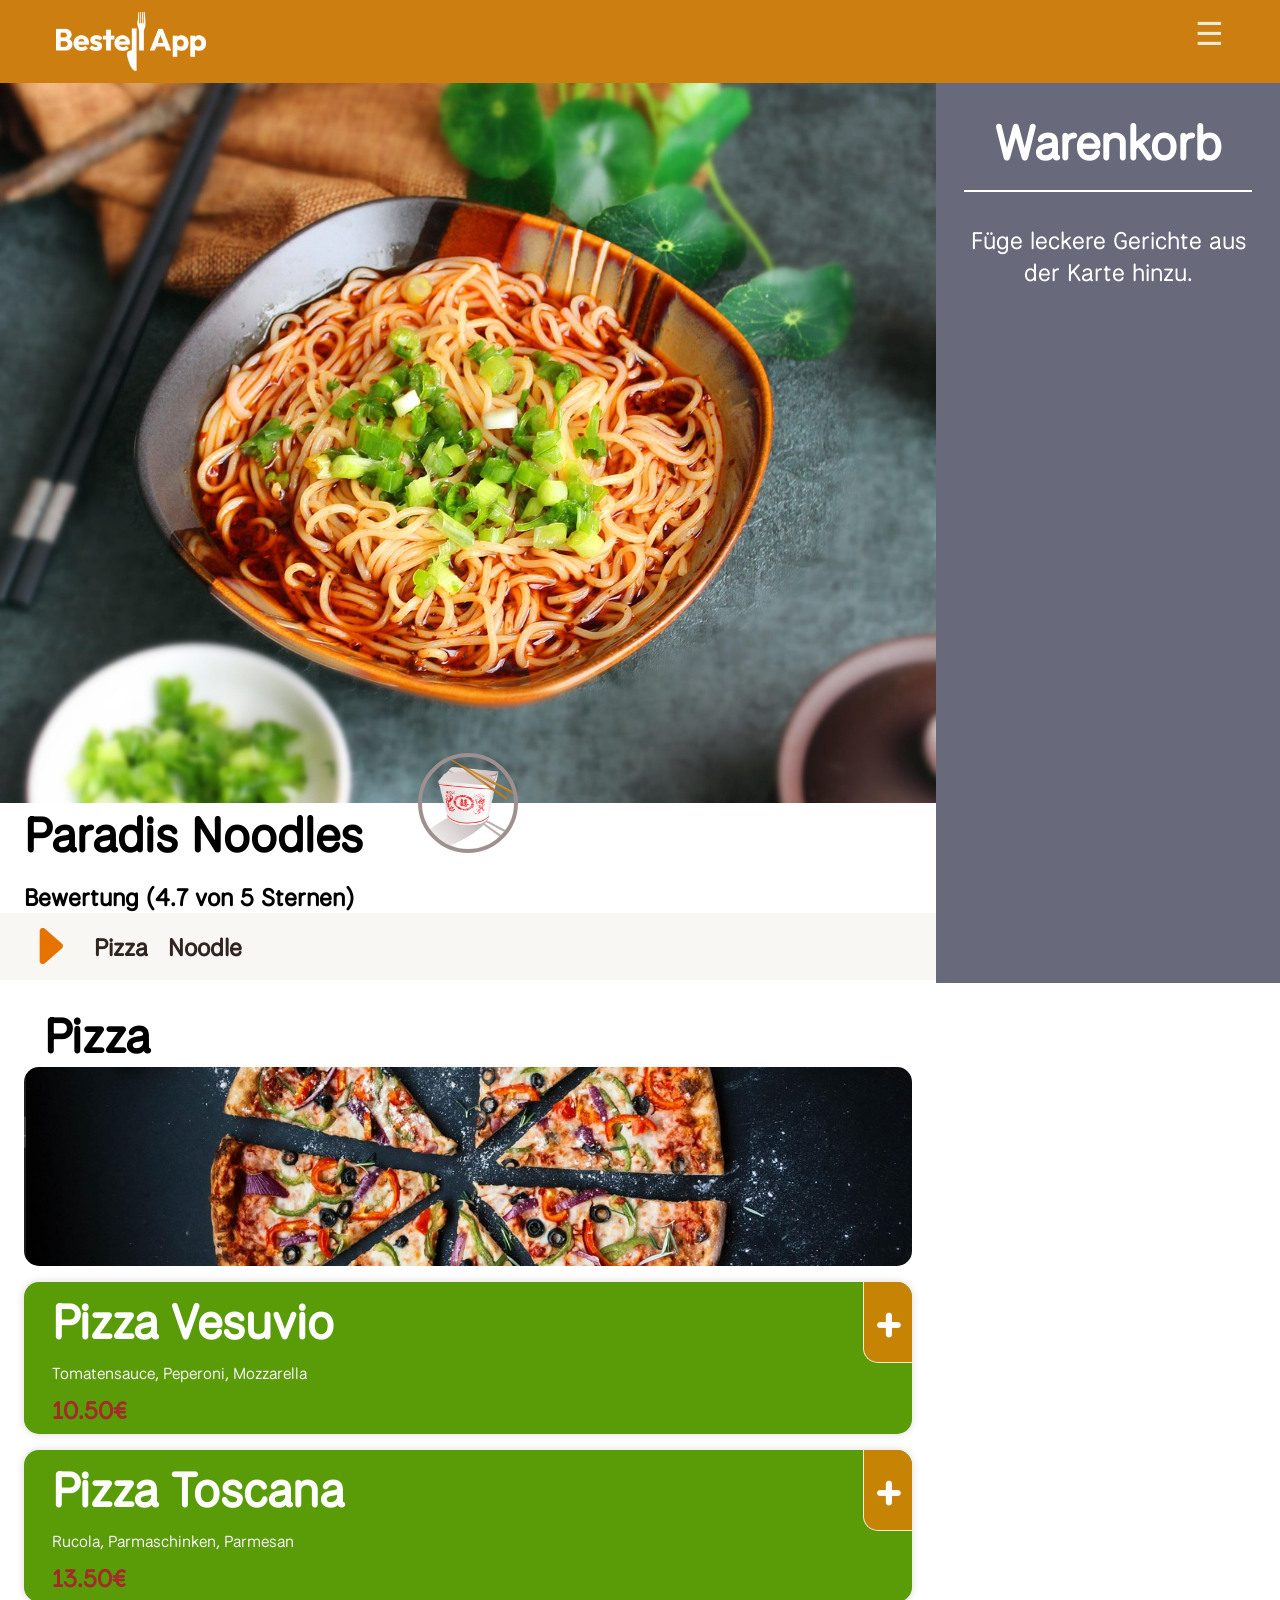
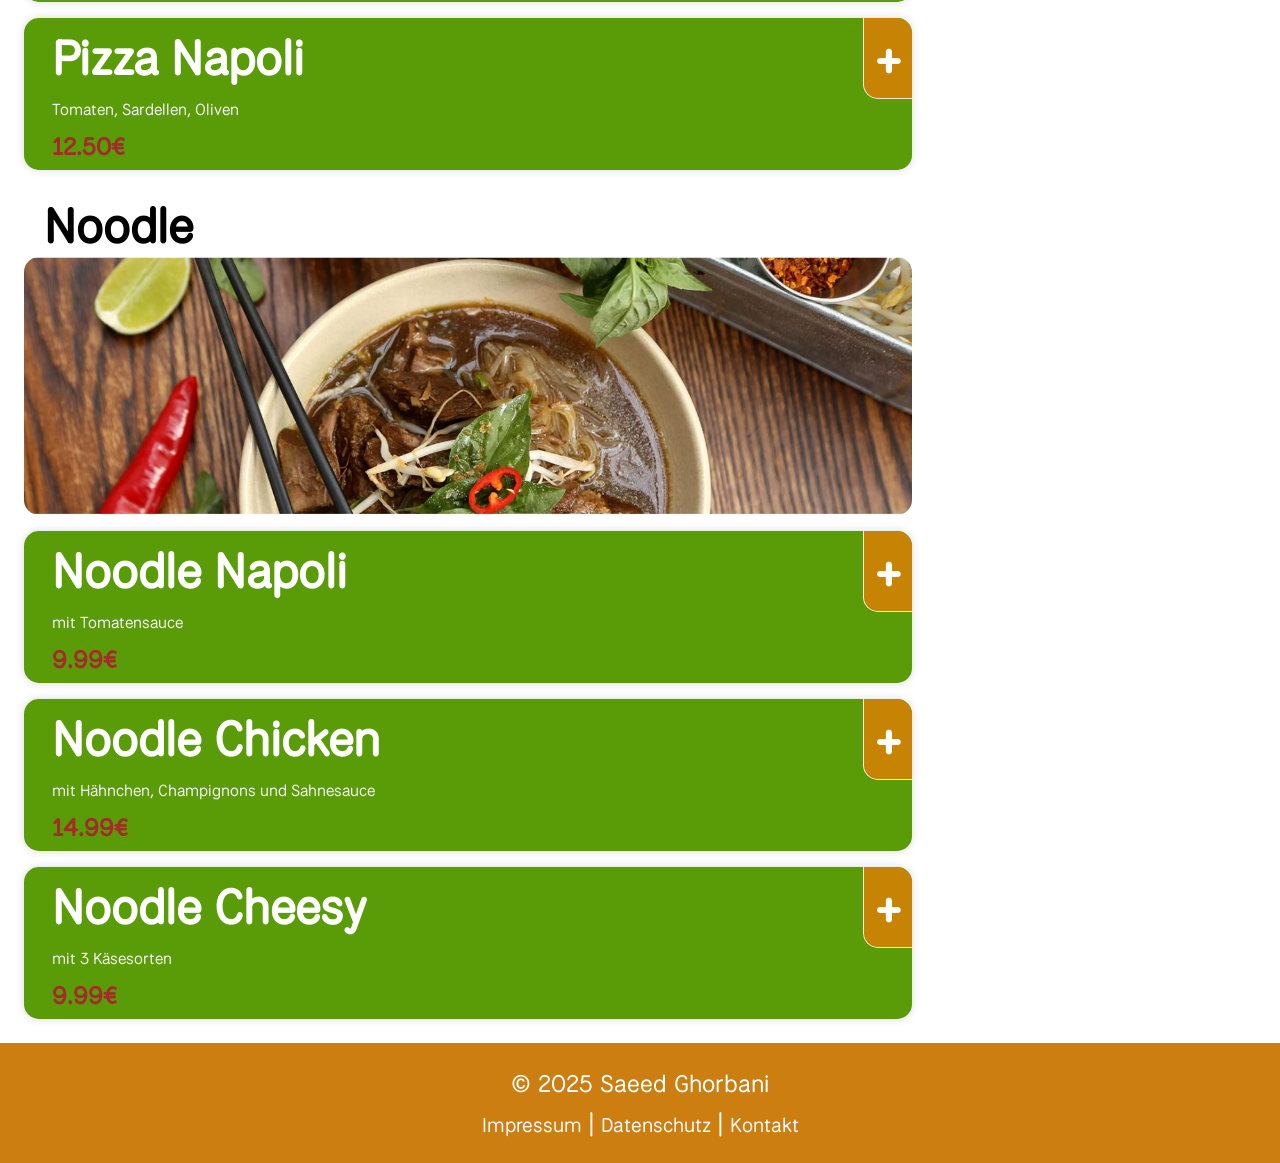
<file: index.html>
<!DOCTYPE html>
<html lang="de">
    <head>
        <meta charset="UTF-8" />
        <meta name="viewport" content="width=device-width, initial-scale=1.0" />
        <title>Bestell App</title>

        <link rel="icon" href="./asset/img/favicon.png" type="image/png" />
        <link rel="stylesheet" href="./style/icons.css" />
        <link rel="stylesheet" href="./style/fonts.css" />
        <link rel="stylesheet" href="./style/main.css" />
        <link rel="stylesheet" href="./style/standard.css" />
        <link rel="stylesheet" href="https://cdn.jsdelivr.net/npm/bootstrap-icons@1.11.3/font/bootstrap-icons.min.css" />

        <script src="./scripts/foodsListDb.js" defer></script>
        <script src="./scripts/main.js" defer></script>
    </head>

    <body onload="init()">
        <div id="basket-overlay" class="basket-overlay" onclick="toggleMobileMenu()"></div>
        <header>
                <div class="logo">
                    <img class="bestell-app-logo"src="./asset/img/logo1.png"alt="Logo"/>
                    <span class="hamberger-menu">☰</span>
                </div>
        </header>

        <main>
            <div class="content-limit">
                <section class="restaurant-menu">
                    <div class="menu-content">
                        <div class="hero-and-circle">
                            <img src="./asset/img/spicy-noodle.jpg" class="hero-img" alt="Hero Image"/>
                            <img src="./asset/img/noodle-box.png" class="circle-img" alt="Restaurant Icon" />
                        </div>

                        <div class="restaurant-info">
                            <h1 class="paradise">Paradis Noodles</h1>
                            <h2 class="bewertung">Bewertung (4.7 von 5 Sternen)</h2>
                        </div>

                        <div class="category-container">
                            <span class="arrow-icon"><i class="bi bi-caret-right-fill"></i></span>
                            <div class="category-links" id="menu-category">
                            </div>
                        </div>

                        <div class="food-list-container">
                            <div class="food-list" id="category">
                            </div>
                        </div>
                    </div>
                </section>

                <aside id="side-menu" class="side-menu">
                    <i class="bi bi-x-square-fill close-menu" onclick="toggleMobileMenu()"></i>
                    <div class="basket-content">
                        <h2 class="empty-basket basket-title">Warenkorb</h2>
                        <p class="empty-basket empty-basket-text" id="empty-basket">Füge leckere Gerichte aus der Karte hinzu.</p>
                        <div class="basket-info" id="basket-info" style="display: none">
                            <div class="basket-foodstuffs" id="basket-foodstuffs">
                            </div> 

                            <div class="basket-sum">
                                <table class="basket-table" id="basket_table"></table> 
                            </div>
                            <div class="btns-basket-container"> 
                                <button onclick="BtnPay()" class="btn-pay" id="btn_pay" >Bezahlen</button>

                                <button onclick="emptyShoppingCart()" class="btn-del" id="btn_del"> Löschen</button>
                            </div>
                        </div>
                    </div>
                </aside>
             </div>
           </div> 
        </main>

        <div class="shop-show" id="shop_show" style="display: none">
            <button onclick="toggleMobileMenu()" class="btn-footer">
                Warenkorb ansehen
            </button>
        </div>

        <footer id="footer">
            <p>© 2025 Saeed Ghorbani</p>
            <div>
                <a href="#">Impressum</a> | <a href="#">Datenschutz</a> | <a href="#">Kontakt</a>
            </div>
        </footer>

        <div id="pay-overlay" class="black-stage">
           <div class="pay-window content-window">
              <h2>Deine Bestellung</h2>
              <div id="popup-liste"></div>
              <div id="popup-preis"></div>

              <button onclick="confirmOrder()" class="btn-pay btn-haupt">
                Kostenpflichtig bestellen
              </button>
              <button onclick="cancelOrder()" class="btn-cancel">
                Abbrechen
              </button>
            </div>
        </div>

        <div id="success-overlay" class="black-stage">
            <div class="content-window">
                <i class="bi bi-check-circle-fill" style="color: green; font-size: 3rem;"></i>
                <h2>Vielen Dank!</h2>
                <p>Ihre Bestellung wird zubereitet.</p>
                <button  class="btn-haupt ok" onclick="closepreise()">OK</button>
            </div>
        </div>
         
    </body>
</html>
</file>
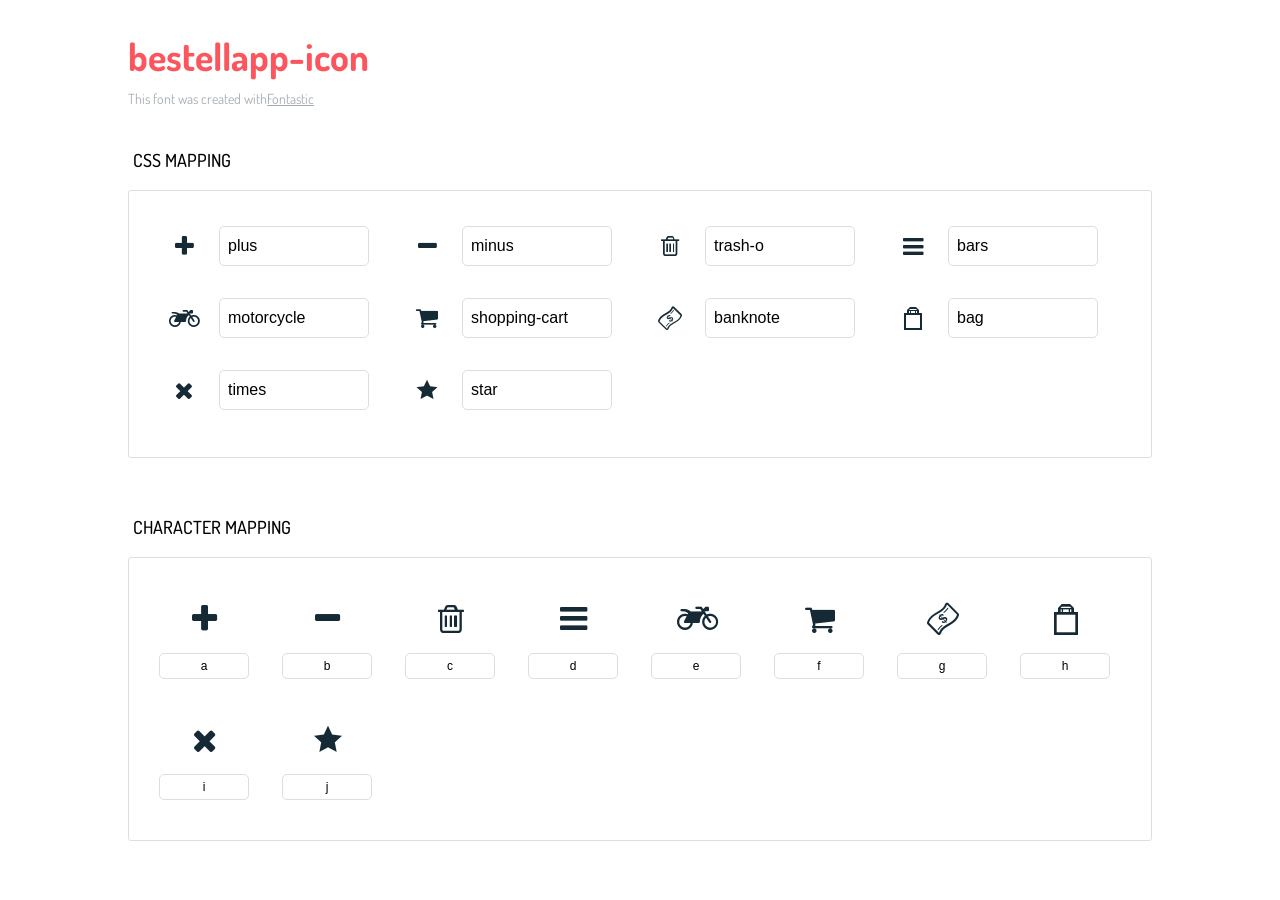
<file: asset/fonts/icons/bestellapp-icon/icons-reference.html>
<!DOCTYPE html>
<html lang="en">
  <head>
    <meta charset="utf-8">
    <meta http-equiv="X-UA-Compatible" content="IE=edge,chrome=1">
    <meta name="viewport" content="width=device-width,initial-scale=1">
    <title>Font Reference - bestellapp-icon</title>
    <link href="http://fonts.googleapis.com/css?family=Dosis:400,500,700" rel="stylesheet" type="text/css">
    <link rel="stylesheet" href="styles.css">
    <style type="text/css">html,body,div,span,applet,object,iframe,h1,h2,h3,h4,h5,h6,p,blockquote,pre,a,abbr,acronym,address,big,cite,code,del,dfn,em,img,ins,kbd,q,s,samp,small,strike,strong,sub,sup,tt,var,dl,dt,dd,ol,ul,li,fieldset,form,label,legend,table,caption,tbody,tfoot,thead,tr,th,td{margin:0;padding:0;border:0;outline:0;font-weight:inherit;font-style:inherit;font-family:inherit;font-size:100%;vertical-align:baseline}body{line-height:1;color:#000;background:#fff}ol,ul{list-style:none}table{border-collapse:separate;border-spacing:0;vertical-align:middle}caption,th,td{text-align:left;font-weight:normal;vertical-align:middle}a img{border:none}*{-webkit-box-sizing:border-box;-moz-box-sizing:border-box;box-sizing:border-box}body{font-family:'Dosis','Tahoma',sans-serif}.container{margin:15px auto;width:80%}h1{margin:40px 0 20px;font-weight:700;font-size:38px;line-height:32px;color:#fb565e}h2{font-size:18px;padding:0 0 21px 5px;margin:45px 0 0 0;text-transform:uppercase;font-weight:500}.small{font-size:14px;color:#a5adb4;}.small a{color:#a5adb4;}.small a:hover{color:#fb565e}.glyphs.character-mapping{margin:0 0 20px 0;padding:20px 0 20px 30px;color:rgba(0,0,0,0.5);border:1px solid #d8e0e5;border-radius:3px;}.glyphs.character-mapping li{margin:0 30px 20px 0;display:inline-block;width:90px}.glyphs.character-mapping .icon{margin:10px 0 10px 15px;padding:15px;position:relative;width:55px;height:55px;color:#162a36 !important;overflow:hidden;border-radius:3px;font-size:32px;}.glyphs.character-mapping .icon svg{fill:#000}.glyphs.character-mapping input{margin:0;padding:5px 0;line-height:12px;font-size:12px;display:block;width:100%;border:1px solid #d8e0e5;border-radius:5px;text-align:center;outline:0;}.glyphs.character-mapping input:focus{border:1px solid #fbde4a;-webkit-box-shadow:inset 0 0 3px #fbde4a;box-shadow:inset 0 0 3px #fbde4a}.glyphs.character-mapping input:hover{-webkit-box-shadow:inset 0 0 3px #fbde4a;box-shadow:inset 0 0 3px #fbde4a}.glyphs.css-mapping{margin:0 0 60px 0;padding:30px 0 20px 30px;color:rgba(0,0,0,0.5);border:1px solid #d8e0e5;border-radius:3px;}.glyphs.css-mapping li{margin:0 30px 20px 0;padding:0;display:inline-block;overflow:hidden}.glyphs.css-mapping .icon{margin:0;margin-right:10px;padding:13px;height:50px;width:50px;color:#162a36 !important;overflow:hidden;float:left;font-size:24px}.glyphs.css-mapping input{margin:0;margin-top:5px;padding:8px;line-height:16px;font-size:16px;display:block;width:150px;height:40px;border:1px solid #d8e0e5;border-radius:5px;background:#fff;outline:0;float:right;}.glyphs.css-mapping input:focus{border:1px solid #fbde4a;-webkit-box-shadow:inset 0 0 3px #fbde4a;box-shadow:inset 0 0 3px #fbde4a}.glyphs.css-mapping input:hover{-webkit-box-shadow:inset 0 0 3px #fbde4a;box-shadow:inset 0 0 3px #fbde4a}</style>
  </head>
  <body>
    <div class="container">
      <h1>bestellapp-icon</h1>
      <p class="small">This font was created with<a href="http://fontastic.me/">Fontastic</a></p>
      <h2>CSS mapping</h2>
      <ul class="glyphs css-mapping">
        <li>
          <div class="icon icon-plus"></div>
          <input type="text" readonly="readonly" value="plus">
        </li>
        <li>
          <div class="icon icon-minus"></div>
          <input type="text" readonly="readonly" value="minus">
        </li>
        <li>
          <div class="icon icon-trash-o"></div>
          <input type="text" readonly="readonly" value="trash-o">
        </li>
        <li>
          <div class="icon icon-bars"></div>
          <input type="text" readonly="readonly" value="bars">
        </li>
        <li>
          <div class="icon icon-motorcycle"></div>
          <input type="text" readonly="readonly" value="motorcycle">
        </li>
        <li>
          <div class="icon icon-shopping-cart"></div>
          <input type="text" readonly="readonly" value="shopping-cart">
        </li>
        <li>
          <div class="icon icon-banknote"></div>
          <input type="text" readonly="readonly" value="banknote">
        </li>
        <li>
          <div class="icon icon-bag"></div>
          <input type="text" readonly="readonly" value="bag">
        </li>
        <li>
          <div class="icon icon-times"></div>
          <input type="text" readonly="readonly" value="times">
        </li>
        <li>
          <div class="icon icon-star"></div>
          <input type="text" readonly="readonly" value="star">
        </li>
      </ul>
      <h2>Character mapping</h2>
      <ul class="glyphs character-mapping">
        <li>
          <div data-icon="a" class="icon"></div>
          <input type="text" readonly="readonly" value="a">
        </li>
        <li>
          <div data-icon="b" class="icon"></div>
          <input type="text" readonly="readonly" value="b">
        </li>
        <li>
          <div data-icon="c" class="icon"></div>
          <input type="text" readonly="readonly" value="c">
        </li>
        <li>
          <div data-icon="d" class="icon"></div>
          <input type="text" readonly="readonly" value="d">
        </li>
        <li>
          <div data-icon="e" class="icon"></div>
          <input type="text" readonly="readonly" value="e">
        </li>
        <li>
          <div data-icon="f" class="icon"></div>
          <input type="text" readonly="readonly" value="f">
        </li>
        <li>
          <div data-icon="g" class="icon"></div>
          <input type="text" readonly="readonly" value="g">
        </li>
        <li>
          <div data-icon="h" class="icon"></div>
          <input type="text" readonly="readonly" value="h">
        </li>
        <li>
          <div data-icon="i" class="icon"></div>
          <input type="text" readonly="readonly" value="i">
        </li>
        <li>
          <div data-icon="j" class="icon"></div>
          <input type="text" readonly="readonly" value="j">
        </li>
      </ul>
    </div>
    <script>(function() {
  var glyphs, i, len, ref;

  ref = document.getElementsByClassName('glyphs');
  for (i = 0, len = ref.length; i < len; i++) {
    glyphs = ref[i];
    glyphs.addEventListener('click', function(event) {
      if (event.target.tagName === 'INPUT') {
        return event.target.select();
      }
    });
  }

}).call(this);

    </script>
  </body>
</html>
</file>
<file: style/icons.css>
.bestell-app-logo{
  width: 150px;
}
.hamberger-menu{
  font-size: xx-large;
}
icon-plus {
  position: absolute;
  top: 0;
  right: 0;
  width: 40px;
  height: 40px;
  background-color: var(--orang);
  color: rgb(254, 11, 11);
  border: none;
  border-radius: 0 15px 0 15px;
  font-size: 28px;
  font-weight: bold;
  line-height: 40px;
  text-align: center;
  cursor: pointer;
  &::hover {
        background-color: #e67300;
    }
}


.basket-plus,.basket-minus{
  background-color: var(--orang);
  color: white;
  border: none;
  border-radius: 5px;
  width: 30px;
  height: 30px;
  font-size: 18px;
  cursor: pointer;
  text-align: center;
  line-height: 30px;
  margin: 0 4px;
}


.basket-minus,.basket-trash {
  &:hover{
    background-color: red;
  }
}
.basket-plus{
  &:hover{
    background-color: green;
  }
}
.basket-trash {
  background: transparent;
  font-size: 24px;
  color: red;
  cursor: pointer;
}

.hero-plus-div{
     background-color: rgb(199, 131, 4) !important;
}
.hero-plus-icon {
    font-size: 50px;         
    color: white;          
    font-weight: bold;      
    cursor: pointer;         
    border: none;
    background-color: rgb(199, 131, 4) !important;
    &:hover{
      color: #049c18;
    }

}

.arrow-icon{
  color: #e67300;
  font-size: 32px;
}
</file>
<file: style/fonts.css>
@font-face {
    font-family: 'NationalPark';
    src: url('../asset/fonts/national-park/NationalPark-VariableFont_wght.ttf');
    font-weight: normal;
    font-size: normal;
}
</file>
<file: style/main.css>
header {
    padding: 12px 56px;
    background-color: #cd7e10;
    .logo {
        display: flex;
        justify-content: space-between;
        color: #f1e9d7;
    }
}

main {
    display: flex;
    justify-content: center;
    width: 100%;
    .content-limit {
        display: flex;
        justify-content: center;
        width: 100%;
        max-width: 1920px;
        margin: 0 auto;
        align-items: flex-start;
    }
    .restaurant-menu {
        width: calc(100% - 344px);
        background: #fcfcfc0a;
        .menu-content {
            padding: 0;
            .hero-and-circle {
                display: flex;
                justify-content: center;
                align-items: flex-end;
                position: relative;
                @media (max-width: 830px) {
                    margin-bottom: 25px;
                }
                .hero-img {
                    object-fit: cover;
                    width: 100%;
                    height: auto;
                    max-height: 80dvh;
                }
                .circle-img {
                    position: absolute;
                    width: 150px;
                    height: 150px;
                    border-radius: 50%;
                    bottom: -65px;
                    left: 50%;
                    transform: translateX(-50%);
                    border: 4px solid rgb(159, 144, 144);
                    z-index: 10;
                    @media (max-width: 1300px) {
                        width: 100px;
                        height: 100px;
                        bottom: -50px;
                    }

                    @media (max-width: 670px) {
                        width: 70px;
                        height: 70px;
                        bottom: -35px;
                    }

                    @media (max-width: 460px) {
                        width: 50px;
                        height: 50px;
                        bottom: -25px;
                    }
                }
            }

            .restaurant-info {
                padding: 0 24px;
                display: flex;
                justify-content: center;
                align-items: start;
                flex-direction: column;
                gap: 15px;
                position: relative;
                .paradise {
                    font-size: 48px;

                    @media (max-width: 1180px) {
                        font-size: 40px;
                    }
                    @media (max-width: 830px) {
                        font-size: 32px;
                    }
                    @media (max-width: 560px) {
                        font-size: 24px;
                    }
                }
                .bewertung {
                    font-size: 24px;
                    @media (max-width: 390px) {
                        font-size: 16px !important;
                    }
                }
            }
            .food-list-container {
                display: block;
                width: 100%;
                padding: 0;
                margin-right: 100px;
                .food-list {
                    width: 100%;
                    padding: 0;
                    margin: 0;
                    display: flex;
                    justify-content: flex-start;
                    align-items: flex-start;
                    flex-direction: column;
                    .food-category {
                        width: 100%;
                        margin: 0;
                        padding: 0 24px;
                        box-sizing: border-box;
                        h2 {
                            padding-left: 20px;
                            font-size: 48px;
                            margin-top: 24px;
                            margin-bottom: 0;
                            @media (max-width: 830px) {
                                font-size: 24px;
                            }
                        }
                        img {
                            width: 100%;
                            max-width: 100%;
                            object-fit: contain;
                            border-radius: 15px;
                            display: block;
                        }
                    }
                }
                .foods {
                    display: flex;
                    flex-direction: column;
                    flex: 1;
                    justify-content: flex-start;
                    width: 100%;
                    padding: 0 24px;
                    .food {
                        width: 100%;
                        display: flex;
                        flex-direction: column;
                        gap: 10px;
                        position: relative;
                        background: white;
                        box-shadow: 0px 0px 8px 0px rgb(0 0 0 / 15%);
                        border-radius: 15px;
                        margin-top: 16px;
                        padding: 8px;
                        h2,
                        p,
                        span {
                            margin: 0;
                            padding-left: 20px;
                        }
                        h2 {
                            font-size: 32px;
                            font-weight: 700;
                            color: white;
                        }
                        p {
                            font-size: 16px;
                            color: white;
                        }
                        span {
                            font-size: 24px;
                            font-weight: bold;
                            color: white;
                        }
                        &.pizza {
                            background-color: #599c08;
                            margin-right: 8px;
                            h2 {
                                font-size: 48px;
                                @media (max-width: 830px) {
                                    font-size: 24px;
                                }
                            }
                            span {
                                color: brown;
                            }
                            p {
                                color: #f3eff3;
                            }
                        }
                        .hero-plus-div {
                            position: absolute;
                            right: 0;
                            top: 0;
                            background: white;
                            color: rgb(186, 10, 101);
                            border-left: solid 1px #f1e9d7;
                            border-bottom: solid 1px #f1e9d7;
                            border-radius: 0 15px 0 15px;
                            padding: 10px 10px 3px;
                            cursor: pointer;
                            transition: all 0.1s ease;
                            &:hover {
                                transform: scale(1.1);
                                font-size: 17px;
                            }
                            .hero-plus-icon {
                                border: none;
                                background: none;
                                cursor: pointer;
                            }
                        }
                    }
                }
            }
        }
    }
    .category-container {
        background: #f9f7f4;
        display: flex;
        justify-content: center;
        align-items: center;
        font-size: 24px;
        display: flex;
        justify-content: flex-start;
        padding: 0 24px;
        align-items: center;
        .arrow-icon {
            .bi {
                font-size: 50px;
            }
        }
        .category-links {
            display: flex;
            justify-content: flex-start;
            align-items: center;
            gap: 20px;
            padding: 5px 20px;
            a {
                color: #312520;
                font-weight: bold;
                cursor: pointer;
                transition: color 0.2s ease;
                text-decoration: none;
                &:hover {
                    color: rgb(196, 91, 6);
                }
            }
        }
    }
    .side-menu {
        width: 344px;
        padding: 28px;
        background-color: rgb(104, 106, 123);
        position: sticky;
        top: 0;
        height: 100dvh;
        .close-menu {
            display: none;
        }
        .basket-content {
            position: sticky;
            top: 0;
            color: white;
            .empty-basket {
                text-align: center;
                color: white;
                &.basket-title {
                    font-size: 48px;
                    border-bottom: 2px solid white;
                    padding-bottom: 16px;
                    margin-bottom: 32px;
                }

                &.empty-basket-text {
                    font-size: 24px;
                    margin: 10px 0 5px;
                }
            }
        }
        .basket-info {
            .btn_pay {
                display: flex;
                justify-content: center;
            }
            .basket-foodstuffs {
                display: flex;
                flex-direction: column;
                gap: 10px;
                .basket-food {
                    padding-bottom: 10px;
                    border-bottom: 2px solid white;
                    color: white;

                    h3 {
                        font-size: 28px;
                        margin-bottom: 8px;
                    }
                    .basket-food-info {
                        display: flex;
                        align-items: center;
                        justify-content: space-between;
                        gap: 16px;
                        @media (max-width: 395px) {
                            padding-bottom: 10px;
                        }
                        .count {
                            display: flex;
                            align-items: center;
                            gap: 8px;
                            button {
                                width: 36px;
                                height: 36px;
                                border-radius: 50%;
                                border: none;
                                font-size: 22px;
                                font-weight: bold;
                                cursor: pointer;
                                background: #cd7e10;
                                color: white;
                                &:hover {
                                    background: #444;
                                }
                                .btn-plus-minus {
                                    width: 48px;
                                    height: 48px;
                                    display: inline-flex;
                                    justify-content: center;
                                    align-items: center;
                                    padding: 0;
                                }
                            }
                            .count-number {
                                font-size: 20px;
                                font-weight: 700;
                                text-align: center;
                            }
                        }
                        .price-container {
                            .price {
                                font-size: 24px;
                                font-weight: 700;
                                text-align: center;
                                color: #f49106;
                            }
                        }
                        .btn-trash-can {
                            font-size: 32px;
                            border: none;
                            background: transparent;
                            cursor: pointer;
                            &:hover {
                                opacity: 1;
                                transform: scale(1.15);
                                opacity: 1;
                                color: rgb(138, 16, 16);
                            }
                        }
                    }
                }
            }
            .basket-sum {
                margin-top: 0 !important;
                padding: 0 !important;
                display: flex;
                .basket-table {
                    margin-bottom: 16px;
                    width: 100%;
                    border-collapse: collapse;
                    margin-top: 40px;

                    tr {
                        td {
                            padding: 10px 0;
                            font-size: 24px;
                            color: white;

                            &.label {
                                text-align: left;
                            }

                            &.value {
                                text-align: right;
                                color: #f49106;
                                font-weight: 700;
                            }
                        }
                        &.total-row {
                            td {
                                border-top: 1px solid rgba(255, 255, 255, 0.3);
                                padding-top: 20px;
                                font-size: 24px;
                                &.label {
                                    font-weight: bold;
                                }
                            }
                        }
                    }
                }
            }

            .btns-basket-container {
                display: flex;
                gap: 4px;
                .btn-pay,
                .btn-del {
                    font-size: 24px;
                    margin-top: 16px;
                    margin-bottom: 16px;
                    width: 50%;
                    height: auto;
                    padding: 10px;
                }
                .btn-pay {
                    color: white;
                    cursor: pointer;
                    background-color: #026423;
                    &:hover {
                        background-color: #03863c;
                    }
                }
                .btn-del {
                    color: white;
                    cursor: pointer;
                    background-color: #7d0202;
                    &:hover {
                        background-color: #c20505;
                    }
                }
            }
        }
    }
}

footer {
    display: flex;
    flex-direction: column;
    align-items: center;
    font-size: 24px;
    color: white;
    background-color: #cd7e10;
    padding: 24px;
    margin-top: 24px;
    gap: 8px;
    a {
        font-size: 20px;
        color: rgb(250, 248, 248);
        text-decoration: none;
    }
}

.pay-overlay {
    display: none;
    position: fixed;
    top: 0;
    left: 0;
    right: 0;
    bottom: 0;
    background-color: rgba(0, 0, 0, 0.8);
    z-index: 2000;
    justify-content: center;
    align-items: center;

    .pay-window {
        background-color: white;
        padding: 25px;
        border-radius: 12px;
        width: 90%;
        max-width: 400px;
        text-align: center;
        box-shadow: 0 4px 15px rgba(0, 0, 0, 0.3);

        h2 {
            margin-top: 0;
            color: #333;
        }
        #popup-liste {
            margin: 15px 0;
            text-align: left;
            font-size: 0.9rem;
        }
        #popup-preis {
            font-weight: bold;
            font-size: 1.2rem;
            margin-bottom: 20px;
        }

        button {
            width: 100%;
            padding: 12px;
            border: none;
            border-radius: 8px;
            font-size: 16px;
            font-weight: bold;
            cursor: pointer;
            transition: background 0.2s;

            &.btn-pay {
                background-color: #026423;
                color: rgb(255, 255, 255);
                margin-bottom: 10px;
                &:hover {
                    background-color: #025827;
                }
            }
            &.btn-cancel {
                background-color: #7d0202;
                color: rgb(255, 255, 255);
                &:hover {
                    background-color: #5b0b03;
                }
            }
        }
    }
}

.black-stage {
    display: none; /* Standardmäßig aus */
    position: fixed;
    top: 0;
    left: 0;
    width: 100%;
    height: 100%;
    background-color: rgba(0, 0, 0, 0.7); /* Schwarz-transparent */
    z-index: 9999;
    justify-content: center;
    align-items: center;
    .btn-pay {
        padding: 12px;
        font-size: 16px;
        cursor: pointer;
        background-color: rgb(0, 128, 0);
        color: white;
        margin-bottom: 10px;
        &:hover {
            background-color: #04b651;
        }
    }
    .btn-cancel {
        padding: 12px;
        font-size: 16px;
        cursor: pointer;
        background-color: #7d0202;
        color: white;
        &:hover {
            background-color: #c20505;
        }
    }
}
.content-window {
    background: white;
    padding: 8px;
    border-radius: 10px;
    text-align: center;
    max-width: 250px;
    width: 90%;
    h2 {
        margin: 8px;
    }
    .ok {
        cursor: pointer;
        padding: 8px 12px;
        background: rgb(1, 98, 1);
        color: white;
        margin-top: 12px;
        &:hover {
            background-color: #03bd54;
        }
    }
    .popup-preis {
        font-weight: bold;
        margin: 15px 0;
    }
}
/* #region RESPONSIVE STYLES */
@media (max-width: 1100px) {
    .hidden_1099px,
    .basket-footer {
        display: none;
    }
    .side-menu {
        border-radius: 16px;
    }
}

@media (max-width: 1099px) {
    header {
        margin-bottom: 0 !important;
        .hidden_1100px {
            display: none;
        }
    }
    main {
        flex-direction: column;
        padding-top: 0;
        margin-top: 0;
        .restaurant-menu {
            width: 100%;
            order: 1;
            padding-top: 0;
            margin-top: 0;
            .menu-content {
                .hero-and-circle {
                    margin-top: 0;
                    padding-top: 0;
                    display: flex;
                    flex-direction: column;
                    position: relative;
                    align-items: center;
                    .hero-img {
                        display: block;
                        width: 100%;
                        height: auto;
                        max-height: 250px;
                        object-fit: cover;
                    }
                }
            }
        }

        .side-menu {
            height: auto;
            display: none;
            position: fixed;
            box-sizing: border-box;
            order: 2;
            top: 0;
            left: 50%;
            padding: 20px;
            margin-top: 60px;
            transform: translateX(-50%);
            z-index: 1000;
            background-color: rgb(104, 106, 123);
            .close-menu {
                display: block;
                position: absolute;
                top: 15px;
                left: 15px;
                font-size: 24px;
                background-color: white; /* Stellt sicher, dass das X weiß durchleuchtet */
                border-radius: 8px; /* Macht die Ecken des Quadrats leicht rund */
                color: #7d0202;
                cursor: pointer;
                z-index: 1000;
                align-items: center;
                justify-content: center;
                line-height: 1;
            }

            .close-menu:hover {
                color: #cc0000;
                transform: scale(1.1);
                transition: all 0.2s ease;
            }
            &.show-mobile {
                display: block;
            }
            .close-basket {
                display: block;
                cursor: pointer;
            }
            .basket-content {
                position: sticky;
                top: 0;
                color: white;
                .empty-basket {
                    text-align: center;
                    color: white;
                    &.basket-title {
                        font-size: 24px;
                        border-bottom: 2px solid white;
                        padding-bottom: 16px;
                        margin-bottom: 32px;
                        @media (max-width: 390px) {
                            font-size: 22px;
                        }
                    }
                    &.empty-basket-text {
                        font-size: 20px;
                        margin: 5px 0 2px;
                    }
                }
            }
            .basket-info {
                .btn_pay {
                    display: flex;
                    justify-content: center;
                }
                .basket-foodstuffs {
                    display: flex;
                    flex-direction: column;
                    gap: 20px;
                    .basket-food {
                        padding-bottom: 0;
                        border-bottom: 2px solid white;
                        color: white;
                        h3 {
                            font-size: 24px;
                            margin-bottom: 8px;
                            @media (max-width: 390px) {
                                font-size: 20px;
                            }
                        }
                        .basket-food-info {
                            display: flex;
                            align-items: center;
                            justify-content: space-between;
                            gap: 8px;
                            .count {
                                display: flex;
                                align-items: center;
                                gap: 4px;
                                button {
                                    width: 28px;
                                    height: 28px;
                                    border-radius: 50%;
                                    border: none;
                                    font-size: 20px;
                                    font-weight: bold;
                                    cursor: pointer;
                                    background: #cd7e10;
                                    color: white;
                                    &:hover {
                                        background: #444;
                                    }
                                }
                                .count-number {
                                    font-size: 20px;
                                    font-weight: 700;
                                    text-align: center;
                                }
                            }
                            .price-container {
                                .price {
                                    font-size: 24px;
                                    font-weight: 700;
                                    text-align: center;
                                    color: #f49106;
                                    @media (max-width: 390px) {
                                        font-size: 22px;
                                    }
                                }
                            }
                            .btn-trash-can {
                                font-size: 32px;
                                border: none;
                                background: transparent;
                                cursor: pointer;
                                @media (max-width: 390px) {
                                    font-size: 22px;
                                }
                                &:hover {
                                    opacity: 1;
                                    transform: scale(1.15);
                                    opacity: 1;
                                    color: rgb(138, 16, 16);
                                }
                            }
                        }
                    }
                }
                .basket-sum {
                    padding: 0;
                    display: flex;
                    .basket-table {
                        width: 100%;
                        border-collapse: collapse;
                        margin-top: 40px;

                        tr {
                            td {
                                padding: 0;
                                font-size: 24px;
                                color: white;

                                &.label {
                                    text-align: left;
                                    @media (max-width: 390px) {
                                        font-size: 20px;
                                        font-weight: 700;
                                    }
                                }

                                &.value {
                                    text-align: right;
                                    color: #f49106;
                                    font-weight: 700;
                                    @media (max-width: 390px) {
                                        font-size: 20px;
                                    }
                                }
                            }
                            &.total-row {
                                td {
                                    border-top: 1px solid
                                        rgba(255, 255, 255, 0.3);
                                    font-size: 24px;
                                    @media (max-width: 390px) {
                                        font-size: 20px;
                                    }
                                    &.label {
                                        font-weight: bold;
                                    }
                                }
                            }
                        }
                    }
                }
                .btns-basket-container {
                    display: flex;
                    justify-content: center;
                    .btn-pay,
                    .btn-del {
                        cursor: pointer;
                        font-size: 24px;
                        margin-top: 4px;
                        margin-bottom: 16px;
                        height: auto;
                        padding: 5px;
                        @media (max-width: 395px) {
                            font-size: 16px;
                            width: 50%;
                            display: flex;
                            justify-content: space-around;
                        }
                    }

                    .btn-pay {
                        color: white;
                        background-color: #026423;
                        &:hover {
                            background-color: #057e3a;
                        }
                    }
                    .btn-del {
                        color: white;
                        background-color: #7d0202;
                        &:hover {
                            background-color: #ae0505;
                        }
                    }

                    .btn-footer {
                        background-color: blue;
                        color: white;
                        font-size: 24px;
                        padding: 16px;
                        margin-top: 32px;
                        border-radius: 12px;
                        cursor: pointer;
                    }
                }
            }
        }
    }

    .food-list-container .food-list,
    .category-container .category,
    .food-list .foods .food {
        width: 100%;
        max-width: 100%;
        padding: 0 15px;
        box-sizing: border-box;
    }

    .food-list .foods .food {
        margin-left: 0;
        margin-right: 0;
        h2 {
            font-size: 16px;
        }
    }

    .food-list .food-category {
        width: 100%;
        height: auto;
        object-fit: cover;
    }

    .shop-show {
        display: flex !important; /* Immer anzeigen */
        position: fixed;
        bottom: 20px;
        left: 0;
        right: 0;
        justify-content: center;
        z-index: 5000; /* Sehr hoch, damit er über allem liegt */
        pointer-events: none; /* Klicks gehen durch den Container durch... */
        bottom: 120px;

        .btn-footer {
            pointer-events: auto; /* ...aber der Button selbst fängt Klicks wieder ab */
            background-color: #1046cd;
            color: white;
            padding: 15px 35px;
            border-radius: 50px;
            font-size: 20px;
            font-weight: bold;
            border: none;
            box-shadow: 0 4px 15px rgba(0, 0, 0, 0.4);
            cursor: pointer;
        }
    }
}

@media (max-width: 644px) {
    .shop-show {
        .btn-footer {
            font-size: 16px;
            padding: 16px;
        }
    }
}
@media (max-width: 585px) {
    .shop-show {
        bottom: 110px;
       
    }
}

@media (max-width: 570px) {
    main {
        .restaurant-menu {
            .menu-content {
                .restaurant-info {
                    h1 {
                        font-size: 24px;
                    }
                    h2 {
                        font-size: 20px;
                    }
                }
            }
        }
        .category-container,
        .food-list-container {
            overflow: hidden;
            font-size: 20px;
            h2 {
                font-size: 24px;
            }
        }
        .side-menu {
            .basket-content {
                h2 {
                    font-size: 24px;
                }
                .empty-basket h3 {
                    font-size: 20px;
                }

                .basket-info .basket-sum {
                    margin-top: 40px;
                }
            }
            .hero-plus-div {
                .hero-plus-icon {
                    font-size: 20px;
                }
            }
        }
    }
    footer {
        p {
            font-size: 20px;
        }
        a {
            font-size: 18px;
        }
        @media (max-width: 450px) {
            padding: 12px;
        }
    }
}

@media (max-width: 450px) {
    .shop-show {
        bottom: 90px;  
    }
    
}

@media (max-width: 480px) {
    .food {
        min-height: 145px;
    }
    .hero-plus-div {
        width: 40px;
        height: 40px;
        display: flex;
        align-items: center;
        justify-content: center;
    }
    .hero-plus-icon {
        font-size: 24px !important;
        padding: 0 !important;
        line-height: 1;
        border: none;
    }
}

@media (max-width: 395px) {
    header {
        padding: 12px 24px;
        .logo {
            display: flex;
            justify-content: space-between;
            align-items: center;
        }
    }
    .side-menu {
        width: 100% !important;
        max-width: 90vw !important;
        overflow-x: hidden;
        box-sizing: border-box;
        padding: 10px;
    }

    .basket-content {
        width: 100% !important;
        box-sizing: border-box;
    }

    .basket-content {
        display: flex !important;
        flex-direction: column !important;
        align-items: center !important;
        width: 100%;
    }

    .basket-content table {
        width: auto !important;
        border-collapse: collapse;
        margin: 0 auto !important;

        tr td {
            padding-top: 2px !important;
            padding-bottom: 2px !important;
            font-size: 15px;
        }

        td:first-child {
            white-space: nowrap;
            text-align: left;
            padding-right: 15px !important;
        }

        td:last-child {
            white-space: nowrap;
            text-align: left;
            font-weight: bold;
        }
    }
    .btns-basket-container {
        margin-top: 25px;
    }
    .basket-foodstuffs {
        margin-bottom: 25px !important;
    }
}

@media (max-width: 340px) {
    footer {
        p {
            font-size: 18px;
        }
        div {
            font-size: 16px;
        }
    }
 
    .shop-show {
        bottom: 70px;  
    
    
}
}
/* #endregion */

/* #region SCROLLEN CSS: */
@media (min-width: 1100px) {
    #basket-foodstuffs {
        max-height: 320px;
        overflow-y: auto;
        overflow-x: hidden;
        padding-right: 16px;
    }
}

@media (max-width: 1099px) {
    #basket-foodstuffs {
        max-height: 220px;
        overflow-y: auto;
        overflow-x: hidden;
        padding-right: 16px;
    }

    .side-menu {
        max-height: 100vh;
        display: flex;
        flex-direction: column;
    }
}

/* #endregion */
</file>
<file: style/standard.css>
:root {
    --orang: #f36805;
}

* {
    margin: 0;
    padding: 0;
    scroll-behavior: smooth;
    font-family: "NationalPark", Arial, Helvetica, sans-serif;
    box-sizing: border-box;
}

.d-none {
    display: none;
}
</file>
<file: asset/fonts/icons/bestellapp-icon/styles.css>
@charset "UTF-8";

@font-face {
  font-family: "bestellapp-icon";
  src:url("fonts/bestellapp-icon.eot");
  src:url("fonts/bestellapp-icon.eot?#iefix") format("embedded-opentype"),
    url("fonts/bestellapp-icon.woff") format("woff"),
    url("fonts/bestellapp-icon.ttf") format("truetype"),
    url("fonts/bestellapp-icon.svg#bestellapp-icon") format("svg");
  font-weight: normal;
  font-style: normal;

}

[data-icon]:before {
  font-family: "bestellapp-icon" !important;
  content: attr(data-icon);
  font-style: normal !important;
  font-weight: normal !important;
  font-variant: normal !important;
  text-transform: none !important;
  speak: none;
  line-height: 1;
  -webkit-font-smoothing: antialiased;
  -moz-osx-font-smoothing: grayscale;
}

[class^="icon-"]:before,
[class*=" icon-"]:before {
  font-family: "bestellapp-icon" !important;
  font-style: normal !important;
  font-weight: normal !important;
  font-variant: normal !important;
  text-transform: none !important;
  speak: none;
  line-height: 1;
  -webkit-font-smoothing: antialiased;
  -moz-osx-font-smoothing: grayscale;
}

.icon-plus:before {
  content: "\61";
}
.icon-minus:before {
  content: "\62";
}
.icon-trash-o:before {
  content: "\63";
}
.icon-bars:before {
  content: "\64";
}
.icon-motorcycle:before {
  content: "\65";
}
.icon-shopping-cart:before {
  content: "\66";
}
.icon-banknote:before {
  content: "\67";
}
.icon-bag:before {
  content: "\68";
}
.icon-times:before {
  content: "\69";
}
.icon-star:before {
  content: "\6a";
}
</file>
